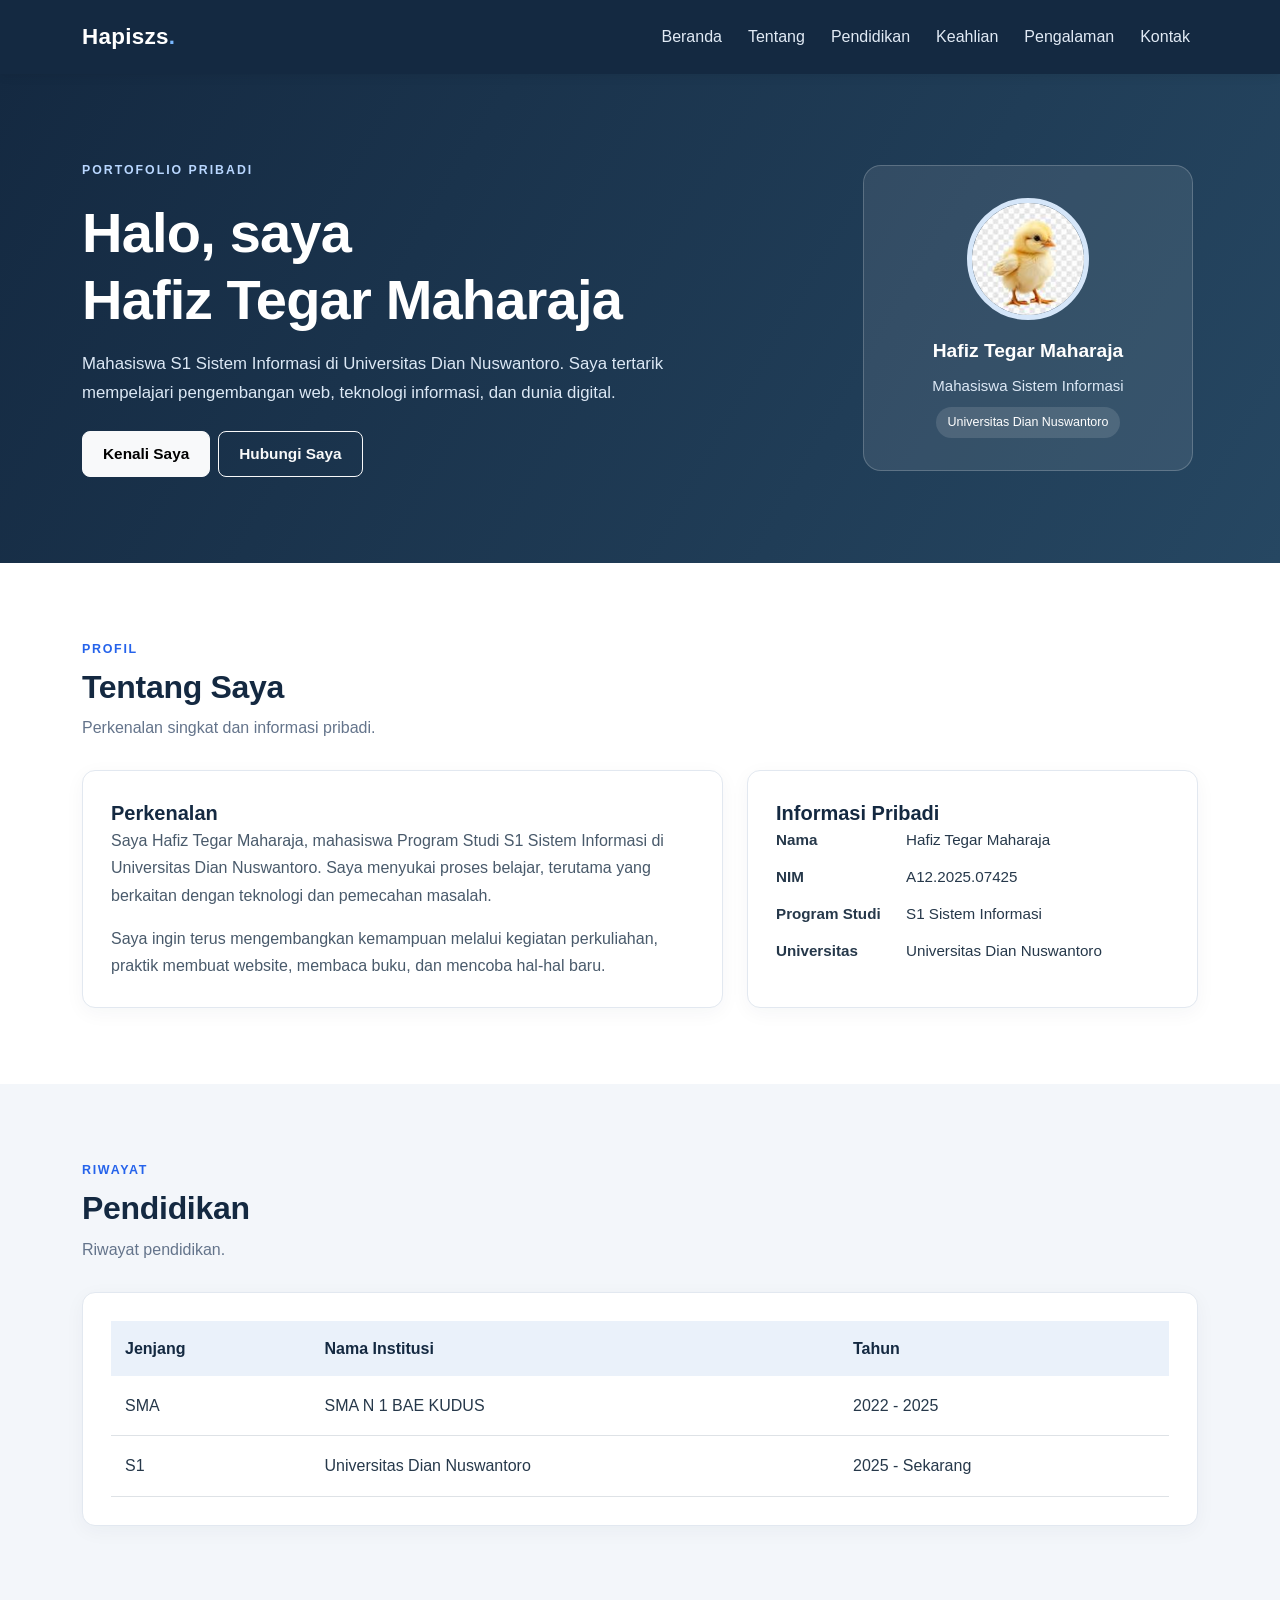
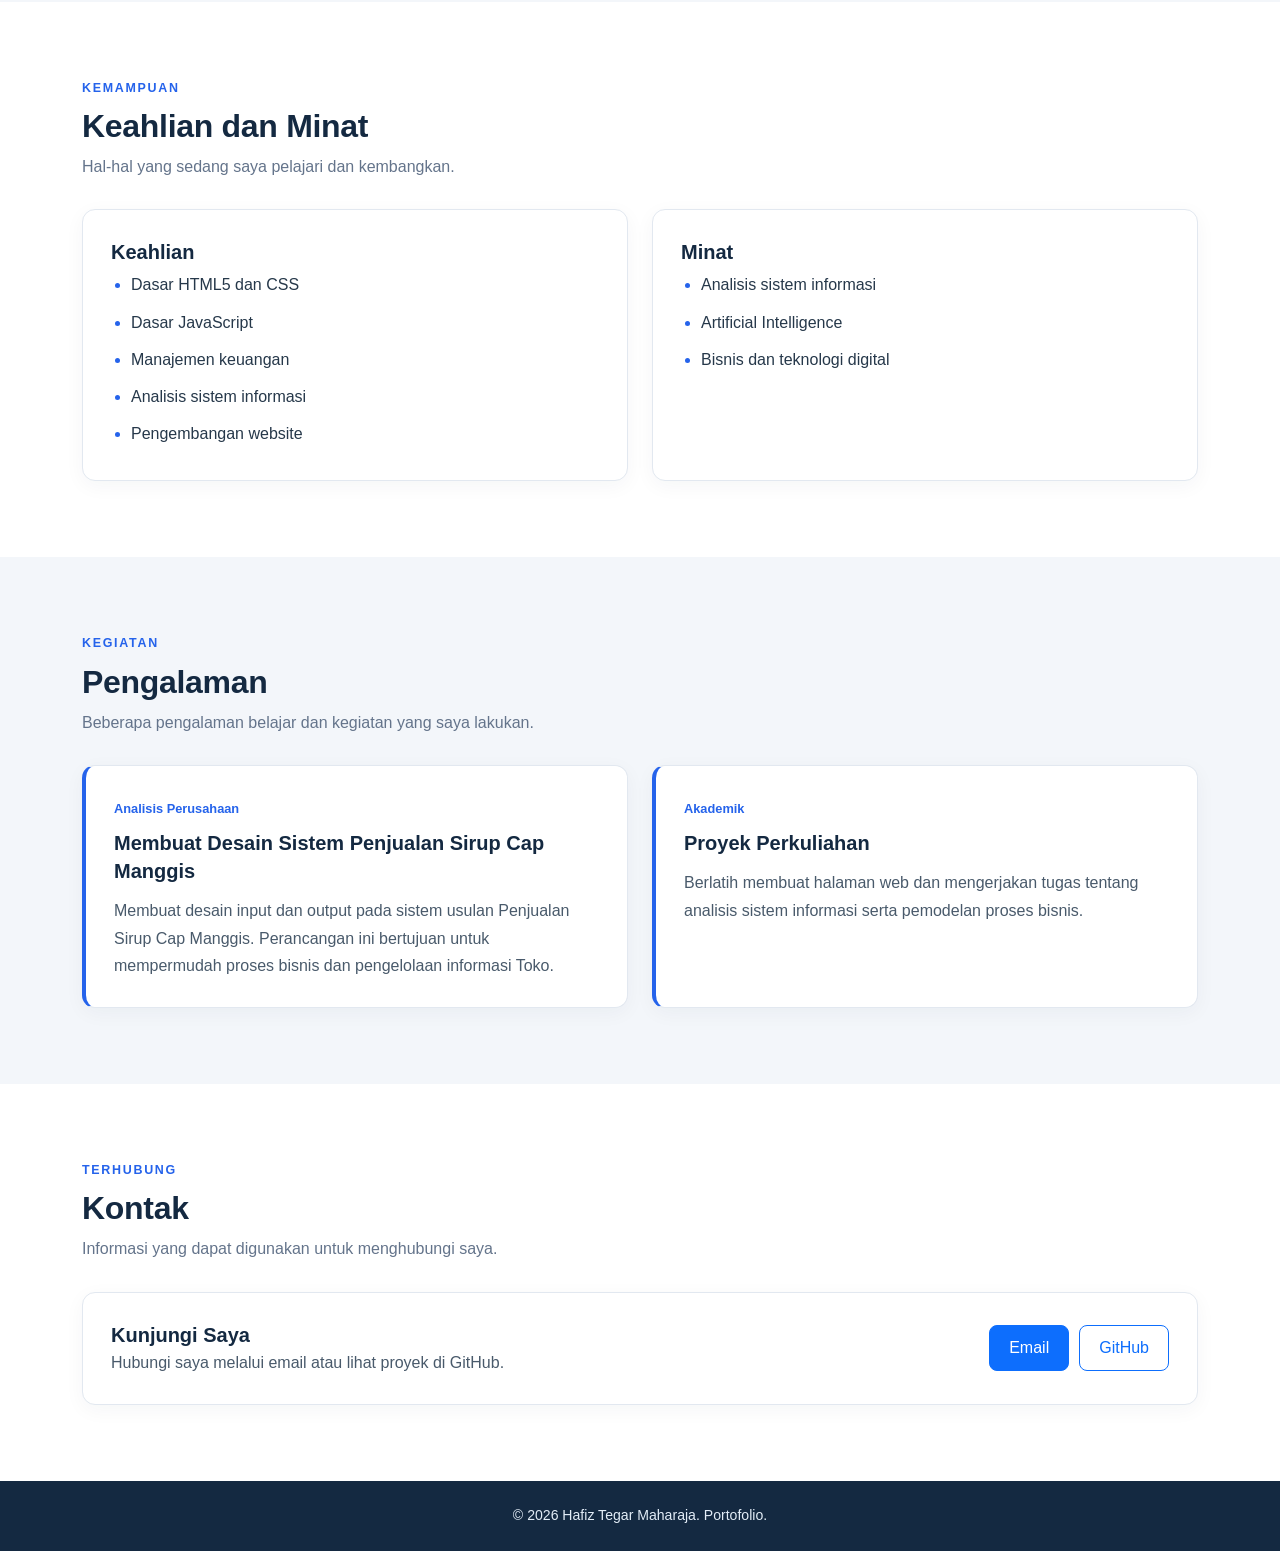
<file: index.html>
<!doctype html>
<html lang="id">
  <head>
    <meta charset="UTF-8" />
    <meta name="viewport" content="width=device-width, initial-scale=1.0" />
    <meta
      name="description"
      content="Portofolio Hafiz Tegar Maharaja."
    />

    <title>Portofolio | Hafiz Tegar Maharaja</title>

    <!-- Bootstrap 5.3.8 -->
    <link rel="stylesheet" href="bootstrap-5.3.8-dist/css/bootstrap.min.css" />

    <!-- CSS utama -->
    <link rel="stylesheet" href="css/style.css" />
  </head>

  <body>
    <!-- =========================
         NAVIGASI
    ========================== -->
    <nav
      class="navbar navbar-expand-lg navbar-dark navbar-custom sticky-top"
      aria-label="Navigasi utama"
    >
      <div class="container">
        <a class="navbar-brand fw-bold" href="#beranda">
          Hapiszs<span class="brand-dot">.</span>
        </a>

        <button
          class="navbar-toggler"
          type="button"
          data-bs-toggle="collapse"
          data-bs-target="#menuNavigasi"
          aria-controls="menuNavigasi"
          aria-expanded="false"
          aria-label="Buka atau tutup menu"
        >
          <span class="navbar-toggler-icon"></span>
        </button>

        <div class="collapse navbar-collapse" id="menuNavigasi">
          <ul class="navbar-nav ms-auto align-items-lg-center">
            <li class="nav-item">
              <a class="nav-link" href="#beranda">Beranda</a>
            </li>

            <li class="nav-item">
              <a class="nav-link" href="#tentang">Tentang</a>
            </li>

            <li class="nav-item">
              <a class="nav-link" href="#pendidikan">Pendidikan</a>
            </li>

            <li class="nav-item">
              <a class="nav-link" href="#keahlian">Keahlian</a>
            </li>

            <li class="nav-item">
              <a class="nav-link" href="#pengalaman">Pengalaman</a>
            </li>

            <li class="nav-item">
              <a class="nav-link" href="#kontak">Kontak</a>
            </li>
          </ul>
        </div>
      </div>
    </nav>

    <!-- =========================
         HEADER / BERANDA
    ========================== -->
    <header class="hero" id="beranda">
      <div class="container">
        <div class="row align-items-center g-5">
          <div class="col-lg-8">
            <p class="hero-label">PORTOFOLIO PRIBADI</p>

            <h1>
              Halo, saya<br />
              Hafiz Tegar Maharaja
            </h1>

            <p class="hero-description">
              Mahasiswa S1 Sistem Informasi di Universitas Dian Nuswantoro. Saya
              tertarik mempelajari pengembangan web, teknologi informasi, dan
              dunia digital.
            </p>

            <div class="d-flex flex-wrap gap-2 mt-4">
              <a href="#tentang" class="btn btn-light btn-lg"> Kenali Saya </a>

              <a href="#kontak" class="btn btn-outline-light btn-lg">
                Hubungi Saya
              </a>
            </div>
          </div>

          <div class="col-lg-4">
            <div class="profile-card mx-auto">
              <img
                src="/images/ayam.jpg"
                alt="Foto profil Hafiz Tegar Maharaja"
                class="avatar"
              />

              <h2 class="profile-name">Hafiz Tegar Maharaja</h2>

              <p class="mb-2">Mahasiswa Sistem Informasi</p>

              <span class="profile-university">
                Universitas Dian Nuswantoro
              </span>
            </div>
          </div>
        </div>
      </div>
    </header>

    <!-- =========================
         KONTEN UTAMA
    ========================== -->
    <main>
      <!-- TENTANG SAYA -->
      <section class="content-section" id="tentang">
        <div class="container">
          <div class="section-heading">
            <span class="section-label">PROFIL</span>
            <h2>Tentang Saya</h2>
            <p>Perkenalan singkat dan informasi pribadi.</p>
          </div>

          <div class="row g-4">
            <div class="col-lg-7">
              <div class="info-card h-100">
                <h3 class="card-title">Perkenalan</h3>

                <p>
                  Saya Hafiz Tegar Maharaja, mahasiswa Program Studi S1 Sistem
                  Informasi di Universitas Dian Nuswantoro. Saya menyukai proses
                  belajar, terutama yang berkaitan dengan teknologi dan
                  pemecahan masalah.
                </p>

                <p class="mb-0">
                  Saya ingin terus mengembangkan kemampuan melalui kegiatan
                  perkuliahan, praktik membuat website, membaca buku, dan
                  mencoba hal-hal baru.
                </p>
              </div>
            </div>

            <div class="col-lg-5">
              <div class="info-card h-100">
                <h3 class="card-title">Informasi Pribadi</h3>

                <dl class="detail-grid mb-0">
                  <dt>Nama</dt>
                  <dd>Hafiz Tegar Maharaja</dd>

                  <dt>NIM</dt>
                  <dd><A12 class="2025 07425">A12.2025.07425</A12></dd>

                  <dt>Program Studi</dt>
                  <dd>S1 Sistem Informasi</dd>

                  <dt>Universitas</dt>
                  <dd>Universitas Dian Nuswantoro</dd>
                </dl>
              </div>
            </div>
          </div>
        </div>
      </section>

      <!-- PENDIDIKAN -->
      <section class="content-section section-muted" id="pendidikan">
        <div class="container">
          <div class="section-heading">
            <span class="section-label">RIWAYAT</span>
            <h2>Pendidikan</h2>
            <p>Riwayat pendidikan.</p>
          </div>

          <div class="info-card">
            <div class="table-responsive">
              <table class="table table-hover align-middle mb-0">
                <thead>
                  <tr>
                    <th scope="col">Jenjang</th>
                    <th scope="col">Nama Institusi</th>
                    <th scope="col">Tahun</th>
                  </tr>
                </thead>

                <tbody>
                  <tr>
                    <td>SMA</td>
                    <td>SMA N 1 BAE KUDUS</td>
                    <td>2022 - 2025</td>
                  </tr>

                  <tr>
                    <td>S1</td>
                    <td>Universitas Dian Nuswantoro</td>
                    <td>2025 - Sekarang</td>
                  </tr>
                </tbody>
              </table>
            </div>
          </div>
        </div>
      </section>

      <!-- KEAHLIAN DAN MINAT -->
      <section class="content-section" id="keahlian">
        <div class="container">
          <div class="section-heading">
            <span class="section-label">KEMAMPUAN</span>
            <h2>Keahlian dan Minat</h2>
            <p>Hal-hal yang sedang saya pelajari dan kembangkan.</p>
          </div>

          <div class="row g-4">
            <div class="col-md-6">
              <div class="info-card h-100">
                <h3 class="card-title">Keahlian</h3>

                <ul class="custom-list mb-0">
                  <li>Dasar HTML5 dan CSS</li>
                  <li>Dasar JavaScript</li>
                  <li>Manajemen keuangan</li>
                  <li>Analisis sistem informasi</li>
                  <li>Pengembangan website</li>
                </ul>
              </div>
            </div>

            <div class="col-md-6">
              <div class="info-card h-100">
                <h3 class="card-title">Minat</h3>

                <ul class="custom-list mb-0">
                  <li>Analisis sistem informasi</li>
                  <li>Artificial Intelligence</li>
                  <li>Bisnis dan teknologi digital</li>
                </ul>
              </div>
            </div>
          </div>
        </div>
      </section>

      <!-- =========================
             PENGALAMAN
        ========================== -->
      <section class="content-section section-muted" id="pengalaman">
        <div class="container">
          <div class="section-heading">
            <span class="section-label">KEGIATAN</span>
            <h2>Pengalaman</h2>
            <p>Beberapa pengalaman belajar dan kegiatan yang saya lakukan.</p>
          </div>

          <div class="row g-4">
            <div class="col-md-6">
              <article class="info-card experience-card h-100">
                <span class="experience-type"> Analisis Perusahaan </span>

                <h3 class="card-title mt-2">Membuat Desain Sistem Penjualan Sirup Cap Manggis</h3>

                <p class="mb-0">
                  Membuat desain input dan output pada sistem usulan Penjualan Sirup Cap Manggis. Perancangan ini bertujuan untuk mempermudah
                  proses bisnis dan pengelolaan informasi Toko.
                </p>
              </article>
            </div>

            <div class="col-md-6">
              <article class="info-card experience-card h-100">
                <span class="experience-type"> Akademik </span>

                <h3 class="card-title mt-2">Proyek Perkuliahan</h3>

                <p class="mb-0">
                  Berlatih membuat halaman web dan mengerjakan tugas tentang
                  analisis sistem informasi serta pemodelan proses bisnis.
                </p>
              </article>
            </div>
          </div>

        </div>
      </section>

      <!-- =========================
             KONTAK
        ========================== -->
      <section class="content-section" id="kontak">
        <div class="container">
          <div class="section-heading">
            <span class="section-label">TERHUBUNG</span>
            <h2>Kontak</h2>
            <p>Informasi yang dapat digunakan untuk menghubungi saya.</p>
          </div>

          <div class="info-card contact-card">
            <div>
              <h3 class="card-title">Kunjungi Saya</h3>

              <p class="mb-0">
                Hubungi saya melalui email atau lihat proyek di GitHub.
              </p>
            </div>

            <div class="contact-links">
              <a href="mailto:tegarmaharajahafiz@gmail.com" class="btn btn-primary">
              Email
              </a>

              <a
                href="https://github.com/tegarmaharajahafiz-art"
                target="_blank"
                rel="noopener noreferrer"
                class="btn btn-outline-primary"
              >
                GitHub
              </a>
            </div>
          </div>
        </div>
      </section>
    </main>

    <footer class="site-footer">
      <div class="container text-center">
        <p class="mb-0">
          &copy; 2026 Hafiz Tegar Maharaja. Portofolio.
        </p>
      </div>
    </footer>

    <!-- Bootstrap JavaScript -->
    <script src="bootstrap-5.3.8-dist/js/bootstrap.bundle.min.js"></script>
  </body>
</html>
</file>
<file: css/style.css>
/* ==================================
   CSS PORTOFOLIO HAFIZ TEGAR
   ================================== */

/* Variabel warna */
:root {
    --navy: #142941;
    --navy-light: #264762;
    --blue: #2563eb;
    --text: #26384a;
    --muted: #64748b;
    --background: #f3f6fa;
    --border: #e2e8f0;
    --white: #ffffff;
}

/* Pengaturan dasar */
* {
    box-sizing: border-box;
}

html {
    scroll-behavior: smooth;
    scroll-padding-top: 85px;
}

body {
    margin: 0;
    font-family: Arial, Helvetica, sans-serif;
    color: var(--text);
    background-color: var(--white);
    line-height: 1.7;
}

img {
    max-width: 100%;
}

a {
    text-decoration: none;
}

section,
header {
    scroll-margin-top: 76px;
}

@media (prefers-reduced-motion: reduce) {
    html {
        scroll-behavior: auto;
    }
}


/* ==================================
   NAVIGASI
   ================================== */

.navbar-custom {
    background-color: var(--navy);
    padding-top: 13px;
    padding-bottom: 13px;
    box-shadow: 0 2px 10px rgba(0, 0, 0, 0.08);
}

.navbar-custom .navbar-brand {
    color: var(--white);
    font-size: 1.4rem;
    letter-spacing: 0.3px;
}

.brand-dot {
    color: #79b8ff;
}

.navbar-custom .nav-link {
    color: #e1eaf5;
    margin-left: 10px;
    transition: color 0.2s ease;
}

.navbar-custom .nav-link:hover,
.navbar-custom .nav-link:focus {
    color: var(--white);
}

.navbar-custom .navbar-toggler {
    border-color: rgba(255, 255, 255, 0.45);
}


/* ==================================
   HEADER / HERO
   ================================== */

.hero {
    background: linear-gradient(
        120deg,
        var(--navy),
        var(--navy-light)
    );

    color: var(--white);
    padding: 86px 0;
}

.hero-label {
    color: #b9d7ff;
    font-size: 0.77rem;
    font-weight: 700;
    letter-spacing: 2px;
    margin-bottom: 18px;
}

.hero h1 {
    color: var(--white);
    font-size: clamp(2.2rem, 5vw, 3.5rem);
    font-weight: 700;
    line-height: 1.2;
    letter-spacing: -0.8px;
    overflow-wrap: anywhere;
}

.hero-description {
    max-width: 660px;
    color: #dce8f5;
    font-size: 1.05rem;
    margin-top: 17px;
}

.hero .btn {
    font-size: 0.96rem;
    font-weight: 600;
    padding: 10px 20px;
    border-radius: 8px;
}


/* ==================================
   KARTU PROFIL
   ================================== */

.profile-card {
    width: 100%;
    max-width: 330px;
    padding: 32px 24px;
    text-align: center;
    color: var(--white);
    background: rgba(255, 255, 255, 0.09);
    border: 1px solid rgba(255, 255, 255, 0.2);
    border-radius: 18px;
}

/* Foto profil */
.avatar {
    display: block;
    width: 122px;
    height: 122px;
    margin: 0 auto 18px;

    border-radius: 50%;
    background-color: #ffffff;
    border: 5px solid #d5e6f9;

    object-fit: cover;
    object-position: center;
}

.profile-name {
    color: var(--white);
    font-size: 1.2rem;
    font-weight: 700;
    line-height: 1.4;
    overflow-wrap: anywhere;
}

.profile-card p {
    color: #dce8f5;
    font-size: 0.94rem;
}

.profile-university {
    display: inline-block;
    padding: 5px 12px;
    border-radius: 20px;
    background: rgba(255, 255, 255, 0.12);
    font-size: 0.78rem;
}


/* ==================================
   BAGIAN KONTEN
   ================================== */

.content-section {
    padding: 76px 0;
    scroll-margin-top: 76px;
}

.section-muted {
    background-color: var(--background);
}

.section-heading {
    margin-bottom: 29px;
}

/* Label kecil di atas judul */
.section-label {
    display: block;
    color: var(--blue);
    letter-spacing: 1.7px;
    font-size: 0.78rem;
    font-weight: 700;
    text-transform: uppercase;
}

/*
   Semua judul bagian menggunakan aturan yang sama.
   Termasuk Pengalaman dan Sertifikat.
*/
.section-heading h2 {
    color: var(--navy);
    font-family: inherit;
    font-size: 2rem;
    font-weight: 700;
    line-height: 1.2;
    letter-spacing: -0.3px;
    margin: 8px 0;
}

.section-heading p {
    color: var(--muted);
    margin-bottom: 0;
}


/* ==================================
   KARTU INFORMASI
   ================================== */

.info-card {
    height: 100%;
    background-color: var(--white);
    border: 1px solid var(--border);
    border-radius: 13px;
    padding: 28px;
    box-shadow: 0 5px 20px rgba(25, 44, 68, 0.045);
}

.card-title,
.info-card h3 {
    color: var(--navy);
    font-weight: 700;
}

.card-title {
    font-size: 1.25rem;
    line-height: 1.4;
}

.info-card p {
    color: #495a6b;
}

.info-card p:last-child {
    margin-bottom: 0;
}


/* ==================================
   INFORMASI PRIBADI
   ================================== */

.detail-grid {
    display: grid;
    grid-template-columns: 115px minmax(0, 1fr);
    gap: 11px 15px;
    font-size: 0.95rem;
}

.detail-grid dt {
    font-weight: 700;
}

.detail-grid dd {
    margin-bottom: 0;
    overflow-wrap: anywhere;
}


/* ==================================
   TABEL PENDIDIKAN
   ================================== */

.table {
    min-width: 490px;
    color: var(--text);
}

.table thead th {
    background-color: #eaf1fa;
    color: var(--navy);
    border-bottom: 0;
    padding: 14px;
    white-space: nowrap;
}

.table td {
    color: var(--text);
    padding: 16px 14px;
}


/* ==================================
   KEAHLIAN DAN MINAT
   ================================== */

.custom-list {
    padding-left: 20px;
}

.custom-list li {
    padding: 5px 0;
}

.custom-list li::marker {
    color: var(--blue);
}


/* ==================================
   PENGALAMAN
   ================================== */

.experience-card {
    border-left: 4px solid var(--blue);
    transition:
        transform 0.2s ease,
        box-shadow 0.2s ease;
}

.experience-card:hover {
    transform: translateY(-3px);
    box-shadow: 0 10px 25px rgba(25, 44, 68, 0.08);
}

.experience-type {
    font-size: 0.8rem;
    color: var(--blue);
    font-weight: 700;
}

.experience-card .card-title {
    margin-top: 10px;
    margin-bottom: 12px;
}


/* ==================================
   SERTIFIKAT
   ================================== */

/* Jarak judul sertifikat dari kartu pengalaman */
.certificate-heading {
    margin-top: 60px;
    margin-bottom: 28px;
}

/* Tata letak setiap kolom sertifikat */
.certificate-grid > div {
    min-width: 0;
}

/*
   Kotak gambar sertifikat:
   - Tinggi seragam.
   - Gambar berada di tengah.
   - Gambar tidak keluar dari kotak.
*/
.certificate-link {
    display: flex;
    align-items: center;
    justify-content: center;

    width: 100%;
    height: 220px;
    padding: 12px;

    overflow: hidden;
    background-color: var(--white);
    border: 1px solid var(--border);
    border-radius: 13px;

    box-shadow: 0 5px 20px rgba(25, 44, 68, 0.06);

    transition:
        transform 0.2s ease,
        box-shadow 0.2s ease;
}

/* Efek saat gambar diarahkan kursor */
.certificate-link:hover {
    transform: translateY(-4px);
    box-shadow: 0 12px 25px rgba(25, 44, 68, 0.12);
}

/*
   Gambar memenuhi area yang tersedia tanpa terpotong.
   object-fit: contain mempertahankan proporsi asli gambar.
*/
.certificate-image {
    display: block;
    width: 100%;
    height: 100%;
    max-width: 100%;
    max-height: 100%;
    object-fit: contain;
    object-position: center;
}


/* ==================================
   KONTAK
   ================================== */

.contact-card {
    display: flex;
    align-items: center;
    justify-content: space-between;
    flex-wrap: wrap;
    gap: 24px;
}

.contact-card > div:first-child {
    min-width: 0;
}

.contact-links {
    display: flex;
    flex-wrap: wrap;
    gap: 10px;
    font-style: normal;
}

.contact-links .btn {
    border-radius: 8px;
    padding: 10px 19px;
}


/* ==================================
   FOOTER
   ================================== */

.site-footer {
    padding: 23px 0;
    background-color: var(--navy);
    color: #e3edf7;
    font-size: 0.88rem;
}


/* ==================================
   RESPONSIVE TABLET
================================== */

@media (max-width: 991.98px) {

    .hero {
        padding: 65px 0;
    }

    .navbar-custom .nav-link {
        margin-left: 0;
        padding: 9px 0;
    }

    .profile-card {
        max-width: 100%;
    }
}


/* ==================================
   RESPONSIVE MOBILE
================================== */

@media (max-width: 575.98px) {

    .hero {
        padding: 48px 0;
    }

    .hero h1 {
        font-size: 2.05rem;
    }

    .hero-description {
        font-size: 0.98rem;
    }

    .profile-card {
        padding: 25px 18px;
    }

    .avatar {
        width: 100px;
        height: 100px;
    }

    .content-section {
        padding: 50px 0;
    }

    /* Ukuran semua judul bagian tetap konsisten */
    .section-heading h2 {
        font-size: 1.65rem;
        line-height: 1.25;
    }

    .info-card {
        padding: 21px;
    }

    .detail-grid {
        grid-template-columns: 1fr;
        gap: 2px;
    }

    .detail-grid dd {
        margin-bottom: 12px;
    }

    /* Sertifikat lebih pendek di layar HP */
    .certificate-heading {
        margin-top: 45px;
    }

    .certificate-link {
        height: 165px;
        padding: 8px;
    }

    .contact-links {
        width: 100%;
    }

    .contact-links .btn {
        width: 100%;
        text-align: center;
    }
}
</file>
